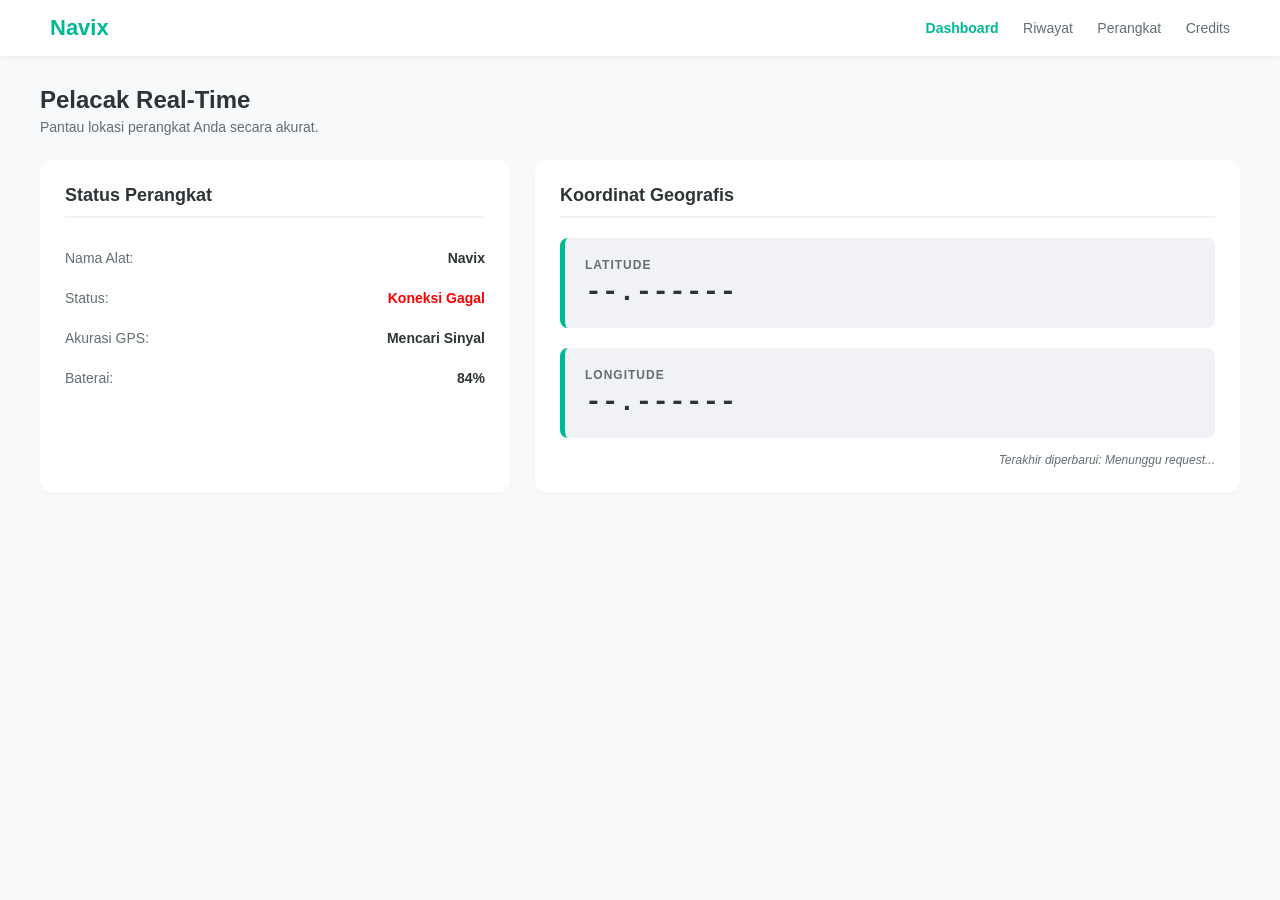
<file: index.html>
<!DOCTYPE html>
<html lang="id">
<head>
    <meta charset="UTF-8">
    <meta name="viewport" content="width=device-width, initial-scale=1.0">
    <title>Navix - Sistem Monitoring</title>
    
    <style>
        :root {
            --primary-color: #00b894;
            --bg-color: #f8f9fa;
            --card-bg: #ffffff;
            --text-dark: #2d3436;
            --text-muted: #636e72;
        }

        body {
            margin: 0;
            padding: 0;
            font-family: 'Segoe UI', Tahoma, Geneva, Verdana, sans-serif;
            background-color: var(--bg-color);
            color: var(--text-dark);
        }

        /* Navbar Atas */
        .navbar {
            display: flex;
            justify-content: space-between;
            align-items: center;
            background-color: var(--card-bg);
            padding: 15px 50px;
            box-shadow: 0 2px 4px rgba(0,0,0,0.05);
        }
        .navbar .logo {
            font-size: 22px;
            font-weight: bold;
            color: var(--primary-color);
        }
        .navbar nav a {
            margin-left: 20px;
            text-decoration: none;
            color: var(--text-muted);
            font-size: 14px;
        }
        .navbar nav a.active {
            color: var(--primary-color);
            font-weight: bold;
        }

        /* Kontainer Utama */
        .main-container {
            max-width: 1200px;
            margin: 30px auto;
            padding: 0 20px;
        }

        .header-title {
            margin-bottom: 25px;
        }
        .header-title h1 {
            margin: 0;
            font-size: 24px;
        }
        .header-title p {
            margin: 5px 0 0 0;
            color: var(--text-muted);
            font-size: 14px;
        }

        /* Grid Layout */
        .dashboard-grid {
            display: grid;
            grid-template-columns: 1fr 1.5fr;
            gap: 25px;
        }

        .card {
            background-color: var(--card-bg);
            border-radius: 12px;
            padding: 25px;
            box-shadow: 0 4px 6px rgba(0,0,0,0.02);
            box-sizing: border-box;
        }

        .card h2 {
            margin-top: 0;
            margin-bottom: 20px;
            font-size: 18px;
            border-bottom: 2px solid #f1f2f6;
            padding-bottom: 10px;
        }

        /* Detail Informasi Status */
        .info-table {
            width: 100%;
            border-collapse: collapse;
            margin-bottom: 25px;
        }
        .info-table td {
            padding: 12px 0;
            font-size: 14px;
        }
        .info-table td:first-child {
            color: var(--text-muted);
            width: 45%;
        }
        .info-table td:last-child {
            font-weight: 600;
            text-align: right;
        }

        .status-active { color: var(--primary-color); }
        .status-connecting { color: orange; }

        /* Tampilan Teks Koordinat */
        .geo-display {
            display: flex;
            flex-direction: column;
            gap: 20px;
            margin-top: 10px;
        }
        .geo-box {
            background: #f1f2f6;
            padding: 20px;
            border-radius: 8px;
            border-left: 5px solid var(--primary-color);
        }
        .geo-label {
            font-size: 12px;
            text-transform: uppercase;
            color: var(--text-muted);
            font-weight: bold;
            letter-spacing: 1px;
            margin-bottom: 5px;
        }
        .geo-value {
            font-size: 28px;
            font-family: 'Courier New', Courier, monospace;
            font-weight: bold;
            color: #2d3436;
        }
        .timestamp {
            font-size: 12px;
            color: var(--text-muted);
            margin-top: 15px;
            text-align: right;
            font-style: italic;
        }
    </style>
</head>
<body>

    <!-- Navbar -->
    <div class="navbar">
        <div class="logo">Navix</div>
        <nav>
            <a href="#" class="active">Dashboard</a>
            <a href="#">Riwayat</a>
            <a href="#">Perangkat</a>
            <a href="#">Credits</a>
        </nav>
    </div>

    <!-- Konten Utama -->
    <div class="main-container">
        <div class="header-title">
            <h1>Pelacak Real-Time</h1>
            <p>Pantau lokasi perangkat Anda secara akurat.</p>
        </div>

        <div class="dashboard-grid">
            <!-- Kartu Kiri: Status Perangkat -->
            <div class="card">
                <h2>Status Perangkat</h2>
                <table class="info-table">
                    <tr>
                        <td>Nama Alat:</td>
                        <td>Navix</td>
                    </tr>
                    <tr>
                        <td>Status:</td>
                        <td><span id="txt-status" class="status-connecting">Menghubungkan...</span></td>
                    </tr>
                    <tr>
                        <td>Akurasi GPS:</td>
                        <td id="txt-accuracy">Mencari Sinyal</td>
                    </tr>
                    <tr>
                        <td>Baterai:</td>
                        <td>84%</td>
                    </tr>
                </table>
            </div>

            <!-- Kartu Kanan: Tampilan Angka Koordinat -->
            <div class="card">
                <h2>Koordinat Geografis</h2>
                <div class="geo-display">
                    <div class="geo-box">
                        <div class="geo-label">Latitude</div>
                        <div id="val-lat" class="geo-value">--.------</div>
                    </div>
                    <div class="geo-box">
                        <div class="geo-label">Longitude</div>
                        <div id="val-lng" class="geo-value">--.------</div>
                    </div>
                </div>
                <div id="txt-time" class="timestamp">Terakhir diperbarui: Menunggu request...</div>
            </div>
        </div>
    </div>

    <script>
        // Menggunakan URL REST API dengan menyertakan Web API Key Anda sebagai auth bypass
        const urlFirebase = "https://firebasedatabase.app";

        function ambilDataGPS() {
            const statusEl = document.getElementById('txt-status');
            const accuracyEl = document.getElementById('txt-accuracy');
            const latEl = document.getElementById('val-lat');
            const lngEl = document.getElementById('val-lng');
            const timeEl = document.getElementById('txt-time');

            fetch(urlFirebase, { method: 'GET', mode: 'cors', cache: 'no-store' })
                .then(response => {
                    if (!response.ok) {
                        throw new Error('Respons jaringan bermasalah');
                    }
                    return response.json();
                })
                .then(data => {
                    if (data && data.lat !== undefined && data.lng !== undefined) {
                        // Tampilkan data angka koordinat asli
                        latEl.innerText = data.lat;
                        lngEl.innerText = data.lng;
                        
                        // Perbarui Status Dashboard
                        statusEl.innerText = "Aktif";
                        statusEl.className = "status-active";
                        accuracyEl.innerText = "± 5 Meter";

                        const sekarang = new Date();
                        timeEl.innerText = "Terakhir diperbarui: " + sekarang.toLocaleTimeString('id-ID') + " WIB";
                    } else {
                        statusEl.innerText = "Data Kosong";
                        statusEl.className = "status-connecting";
                    }
                })
                .catch(error => {
                    console.error("Fetch Error:", error);
                    statusEl.innerText = "Koneksi Gagal";
                    statusEl.style.color = "red";
                });
        }

        // Ambil data otomatis setiap 3 detik
        ambilDataGPS();
        setInterval(ambilDataGPS, 3000);
    </script>
</body>
</html>
</file>
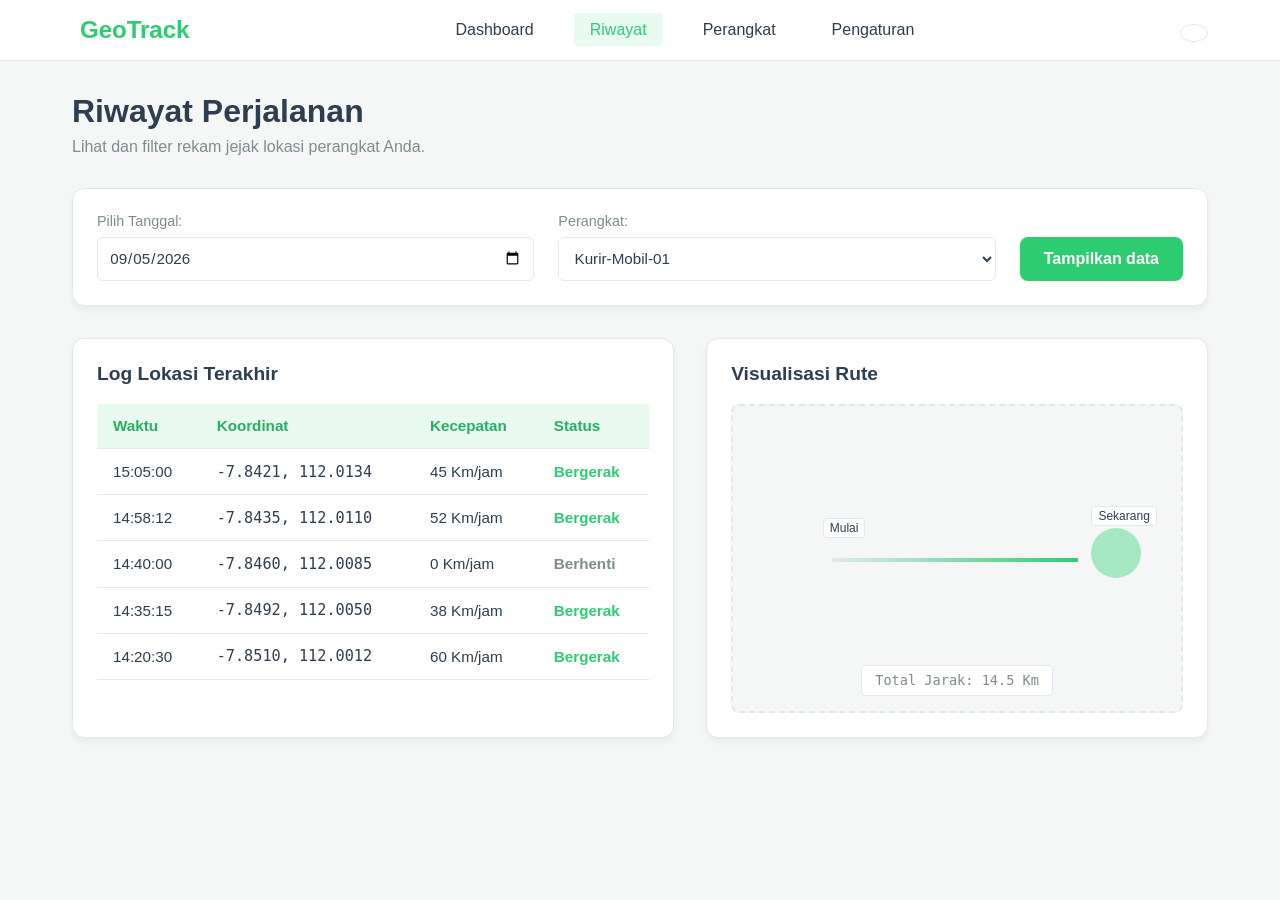
<file: riwayat/index.html>
<!DOCTYPE html>
<html lang="id">
<head>
    <meta charset="UTF-8">
    <meta name="viewport" content="width=device-width, initial-scale=1.0">
    <title>GPS Tracker - Riwayat Perjalanan</title>
    <link rel="stylesheet" href="style.css">
    <!-- Menggunakan Font Awesome untuk ikon perangkat & tombol -->
    <link rel="stylesheet" href="https://cloudflare.com">
</head>
<body>

    <!-- Navbar -->
    <nav class="navbar">
        <div class="nav-container">
            <a href="#" class="nav-logo"><i class="fa-solid fa-location-dot"></i> GeoTrack</a>
            <ul class="nav-menu">
                <li><a href="#">Dashboard</a></li>
                <li><a href="#" class="active">Riwayat</a></li>
                <li><a href="#">Perangkat</a></li>
                <li><a href="#">Pengaturan</a></li>
            </ul>
            <div class="nav-actions">
                <button id="theme-toggle" class="theme-btn">
                    <i class="fa-solid fa-moon"></i>
                </button>
            </div>
        </div>
    </nav>

    <!-- Konten Utama -->
    <main class="main-container">
        <header class="dashboard-header">
            <h1>Riwayat Perjalanan</h1>
            <p>Lihat dan filter rekam jejak lokasi perangkat Anda.</p>
        </header>

        <!-- Filter Riwayat -->
        <div class="card filter-panel">
            <div class="filter-group">
                <label for="date-select"><i class="fa-solid fa-calendar-days"></i> Pilih Tanggal:</label>
                <input type="date" id="date-select" value="2026-09-05">
            </div>
            <div class="filter-group">
                <label for="device-select"><i class="fa-solid fa-car"></i> Perangkat:</label>
                <select id="device-select">
                    <option value="mobil-01">Kurir-Mobil-01</option>
                    <option value="motor-02">Kurir-Motor-02</option>
                </select>
            </div>
            <button class="btn-primary btn-filter" id="btn-tampilkan">Tampilkan data</button>
        </div>

        <!-- Grid Riwayat -->
        <div class="dashboard-grid">
            <!-- Tabel Data Riwayat -->
            <div class="card table-panel">
                <h2>Log Lokasi Terakhir</h2>
                <div class="table-responsive">
                    <table class="history-table">
                        <thead>
                            <tr>
                                <th>Waktu</th>
                                <th>Koordinat</th>
                                <th>Kecepatan</th>
                                <th>Status</th>
                            </tr>
                        </thead>
                        <tbody id="history-log">
                            <!-- Data otomatis diisi oleh script.js -->
                        </tbody>
                    </table>
                </div>
            </div>

            <!-- Simulasi Visual Rute -->
            <div class="card map-panel">
                <h2>Visualisasi Rute</h2>
                <div class="map-placeholder">
                    <div class="route-line"></div>
                    <div class="ping-container pin-start">
                        <div class="pin-label">Mulai</div>
                        <i class="fa-solid fa-circle-dot map-marker-small"></i>
                    </div>
                    <div class="ping-container pin-end">
                        <div class="pin-label">Sekarang</div>
                        <div class="ping-pulse"></div>
                        <i class="fa-solid fa-car-side map-marker"></i>
                    </div>
                    <p class="coordinates">Total Jarak: 14.5 Km</p>
                </div>
            </div>
        </div>
    </main>

    <script src="script.js"></script>
</body>
</html>
</file>
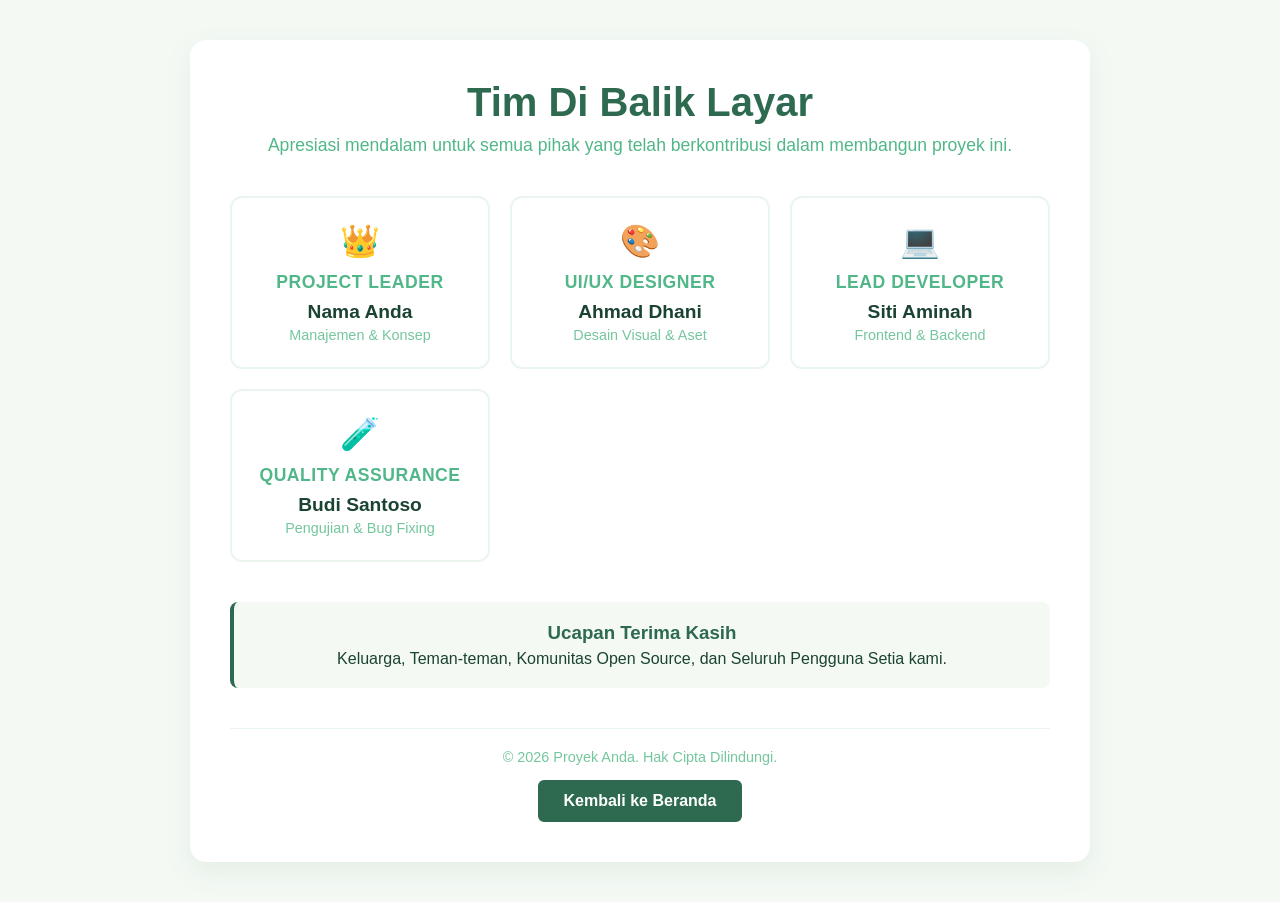
<file: credits/credits.html>
<!DOCTYPE html>
<html lang="id">
<head>
    <meta charset="UTF-8">
    <meta name="viewport" content="width=device-width, initial-scale=1.0">
    <title>Halaman Credits - Hijau Putih</title>
    <link rel="stylesheet" href="style.css">
</head>
<body>

    <div class="container">
        <!-- Bagian Header -->
        <header class="credits-header">
            <h1>Tim Di Balik Layar</h1>
            <p>Apresiasi mendalam untuk semua pihak yang telah berkontribusi dalam membangun proyek ini.</p>
        </header>

        <!-- Bagian Grid Tim/Kontributor -->
        <main class="credits-grid">
            
            <div class="credit-card">
                <div class="card-icon">👑</div>
                <h2>Project Leader</h2>
                <p class="name">Nama Anda</p>
                <p class="role">Manajemen & Konsep</p>
            </div>

            <div class="credit-card">
                <div class="card-icon">🎨</div>
                <h2>UI/UX Designer</h2>
                <p class="name">Ahmad Dhani</p>
                <p class="role">Desain Visual & Aset</p>
            </div>

            <div class="credit-card">
                <div class="card-icon">💻</div>
                <h2>Lead Developer</h2>
                <p class="name">Siti Aminah</p>
                <p class="role">Frontend & Backend</p>
            </div>

            <div class="credit-card">
                <div class="card-icon">🧪</div>
                <h2>Quality Assurance</h2>
                <p class="name">Budi Santoso</p>
                <p class="role">Pengujian & Bug Fixing</p>
            </div>

        </main>

        <!-- Bagian Spesial Terima Kasih -->
        <section class="special-thanks">
            <h3>Ucapan Terima Kasih</h3>
            <p>Keluarga, Teman-teman, Komunitas Open Source, dan Seluruh Pengguna Setia kami.</p>
        </section>

        <!-- Bagian Footer -->
        <footer class="credits-footer">
            <p>© 2026 Proyek Anda. Hak Cipta Dilindungi.</p>
            <button id="btnBack" class="btn">Kembali ke Beranda</button>
        </footer>
    </div>

    <script src="script.js"></script>
</body>
</html>
</file>
<file: riwayat/style.css>
/* Variabel Warna Utama (Light Mode) */
:root {
    --bg-color: #f4f7f5;
    --card-bg: #ffffff;
    --text-color: #2c3e50;
    --text-muted: #7f8c8d;
    --primary-color: #2ecc71; /* Hijau Utama */
    --primary-dark: #27ae60;
    --border-color: #e2e8f0;
    --nav-bg: #ffffff;
    --nav-text: #2c3e50;
}

/* Variabel Warna (Dark Mode) */
[data-theme="dark"] {
    --bg-color: #121814; 
    --card-bg: #1e2721;
    --text-color: #f5f6fa;
    --text-muted: #a4b0be;
    --primary-color: #2ecc71; 
    --primary-dark: #27ae60;
    --border-color: #2d3830;
    --nav-bg: #1a211c;
    --nav-text: #f5f6fa;
}

* {
    margin: 0;
    padding: 0;
    box-sizing: border-box;
    font-family: 'Segoe UI', Tahoma, Geneva, Verdana, sans-serif;
    transition: background-color 0.3s, color 0.3s, border-color 0.3s;
}

body {
    background-color: var(--bg-color);
    color: var(--text-color);
}

/* Navbar Style */
.navbar {
    background-color: var(--nav-bg);
    border-bottom: 1px solid var(--border-color);
    position: sticky;
    top: 0;
    z-index: 100;
}

.nav-container {
    display: flex;
    justify-content: space-between;
    align-items: center;
    max-width: 1200px;
    margin: 0 auto;
    padding: 1rem 2rem;
}

.nav-logo {
    font-size: 1.5rem;
    font-weight: bold;
    color: var(--primary-color);
    text-decoration: none;
    display: flex;
    align-items: center;
    gap: 0.5rem;
}

.nav-menu {
    display: flex;
    list-style: none;
    gap: 1.5rem;
}

.nav-menu a {
    text-decoration: none;
    color: var(--nav-text);
    font-weight: 500;
    padding: 0.5rem 1rem;
    border-radius: 4px;
}

.nav-menu a:hover, .nav-menu a.active {
    color: var(--primary-color);
    background-color: rgba(46, 204, 113, 0.1);
}

.theme-btn {
    background: none;
    border: 1px solid var(--border-color);
    color: var(--text-color);
    padding: 0.5rem 0.8rem;
    border-radius: 50%;
    cursor: pointer;
    font-size: 1rem;
}

.theme-btn:hover {
    background-color: var(--border-color);
}

/* Layout Konten */
.main-container {
    max-width: 1200px;
    margin: 2rem auto;
    padding: 0 2rem;
}

.dashboard-header {
    margin-bottom: 2rem;
}

.dashboard-header h1 {
    font-size: 2rem;
    margin-bottom: 0.5rem;
}

.dashboard-header p {
    color: var(--text-muted);
}

/* Panel Filter */
.filter-panel {
    display: flex;
    gap: 1.5rem;
    align-items: flex-end;
    margin-bottom: 2rem;
    flex-wrap: wrap;
}

.filter-group {
    display: flex;
    flex-direction: column;
    gap: 0.5rem;
    flex: 1;
    min-width: 200px;
}

.filter-group label {
    font-size: 0.9rem;
    font-weight: 500;
    color: var(--text-muted);
}

.filter-group input, .filter-group select {
    padding: 0.7rem;
    border-radius: 6px;
    border: 1px solid var(--border-color);
    background-color: var(--card-bg);
    color: var(--text-color);
    font-size: 0.95rem;
    outline: none;
}

.filter-group input:focus, .filter-group select:focus {
    border-color: var(--primary-color);
}

.btn-primary {
    width: 100%;
    background-color: var(--primary-color);
    color: white;
    border: none;
    padding: 0.8rem;
    border-radius: 8px;
    font-weight: bold;
    cursor: pointer;
    font-size: 1rem;
}

.btn-primary:hover {
    background-color: var(--primary-dark);
}

.btn-filter {
    width: auto;
    padding: 0.7rem 1.5rem;
    height: 44px;
}

/* Grid & Cards */
.dashboard-grid {
    display: grid;
    grid-template-columns: 1.2fr 1fr;
    gap: 2rem;
}

@media (max-width: 768px) {
    .dashboard-grid {
        grid-template-columns: 1fr;
    }
    .nav-menu {
        display: none; 
    }
    .filter-panel {
        flex-direction: column;
        align-items: stretch;
    }
    .btn-filter {
        width: 100%;
    }
}

.card {
    background-color: var(--card-bg);
    border: 1px solid var(--border-color);
    border-radius: 12px;
    padding: 1.5rem;
    box-shadow: 0 4px 6px rgba(0, 0, 0, 0.05);
}

.table-panel h2, .map-panel h2 {
    margin-bottom: 1.2rem;
    font-size: 1.2rem;
}

/* Tabel Riwayat */
.table-responsive {
    overflow-x: auto;
}

.history-table {
    width: 100%;
    border-collapse: collapse;
    text-align: left;
    font-size: 0.95rem;
}

.history-table th, .history-table td {
    padding: 0.85rem 1rem;
    border-bottom: 1px solid var(--border-color);
}

.history-table th {
    background-color: rgba(46, 204, 113, 0.1);
    color: var(--primary-dark);
    font-weight: 600;
}

.history-table tbody tr:hover {
    background-color: rgba(46, 204, 113, 0.05);
}

/* Simulasi Map Rute */
.map-panel {
    min-height: 400px;
    display: flex;
    flex-direction: column;
}

.map-placeholder {
    flex: 1;
    background-color: var(--bg-color);
    border: 2px dashed var(--border-color);
    border-radius: 8px;
    display: flex;
    flex-direction: column;
    justify-content: center;
    align-items: center;
    position: relative;
    overflow: hidden;
}

.route-line {
    position: absolute;
    width: 55%;
    height: 4px;
    background: linear-gradient(90deg, var(--border-color) 0%, var(--primary-color) 100%);
    top: 50%;
    left: 22%;
    z-index: 1;
}

.pin-start {
    position: absolute;
    left: 20%;
    top: 44%;
    z-index: 2;
}

.pin-end {
    position: absolute;
    right: 20%;
    top: 40%;
    z-index: 2;
}

.map-marker-small {
    font-size: 1.2rem;
    color: var(--text-muted);
}

.map-marker {
    font-size: 2.3rem;
    color: var(--primary-color);
    z-index: 2;
}

.pin-label {
    position: absolute;
    top: -22px;
    font-size: 0.75rem;
    white-space: nowrap;
    background-color: var(--card-bg);
    padding: 2px 6px;
    border-radius: 4px;
    border: 1px solid var(--border-color);
    font-weight: 500;
}

.ping-pulse {
    width: 50px;
    height: 50px;
    background-color: rgba(46, 204, 113, 0.4);
    border-radius: 50%;
    position: absolute;
    animation: pulse 2s infinite ease-out;
    z-index: 1;
}

@keyframes pulse {
    0% { transform: scale(0.5); opacity: 1; }
    100% { transform: scale(2.3); opacity: 0; }
}

.coordinates {
    position: absolute;
    bottom: 15px;
    font-family: monospace;
    color: var(--text-muted);
    background-color: var(--card-bg);
    padding: 0.4rem 0.8rem;
    border-radius: 4px;
    border: 1px solid var(--border-color);
    font-size: 0.85rem;
}
</file>
<file: credits/style.css>
/* Pengaturan Dasar */
* {
    margin: 0;
    padding: 0;
    box-sizing: border-box;
}

body {
    background-color: #f4f9f4; /* Putih keabu-abuan dengan sentuhan hijau tipis */
    color: #1b4332; /* Hijau tua gelap untuk teks utama */
    font-family: 'Segoe UI', Tahoma, Geneva, Verdana, sans-serif;
    min-height: 100vh;
    display: flex;
    justify-content: center;
    align-items: center;
    padding: 40px 20px;
}

/* Wadah Utama */
.container {
    width: 100%;
    max-width: 900px;
    background-color: #ffffff; /* Putih bersih */
    padding: 40px;
    border-radius: 16px;
    box-shadow: 0 10px 30px rgba(45, 106, 79, 0.08); /* Bayangan hijau lembut */
}

/* Header */
.credits-header {
    text-align: center;
    margin-bottom: 40px;
}

.credits-header h1 {
    font-size: 2.5rem;
    color: #2d6a4f; /* Hijau medium */
    margin-bottom: 10px;
}

.credits-header p {
    color: #52b788; /* Hijau muda */
    font-size: 1.1rem;
}

/* Grid Layout untuk Kartu */
.credits-grid {
    display: grid;
    grid-template-columns: repeat(auto-fit, minmax(200px, 1fr));
    gap: 20px;
    margin-bottom: 40px;
}

/* Gaya Kartu Credits */
.credit-card {
    background-color: #ffffff;
    border: 2px solid #e9f5ed; /* Garis tepi hijau sangat tipis */
    padding: 24px;
    border-radius: 12px;
    text-align: center;
    transition: all 0.3s ease;
}

/* Efek saat kursor menyorot kartu */
.credit-card:hover {
    border-color: #52b788;
    transform: translateY(-5px);
    box-shadow: 0 6px 15px rgba(82, 183, 136, 0.15);
}

.card-icon {
    font-size: 2rem;
    margin-bottom: 12px;
}

.credit-card h2 {
    font-size: 1.1rem;
    color: #52b788;
    text-transform: uppercase;
    letter-spacing: 0.5px;
    margin-bottom: 8px;
}

.credit-card .name {
    font-size: 1.2rem;
    font-weight: bold;
    color: #1b4332;
    margin-bottom: 4px;
}

.credit-card .role {
    font-size: 0.9rem;
    color: #74c69d;
}

/* Ucapan Terima Kasih */
.special-thanks {
    text-align: center;
    background-color: #f4f9f4;
    padding: 20px;
    border-radius: 8px;
    margin-bottom: 40px;
    border-left: 4px solid #2d6a4f;
}

.special-thanks h3 {
    color: #2d6a4f;
    margin-bottom: 6px;
}

/* Footer & Tombol */
.credits-footer {
    text-align: center;
    border-top: 1px solid #e9f5ed;
    padding-top: 20px;
}

.credits-footer p {
    font-size: 0.9rem;
    color: #74c69d;
    margin-bottom: 15px;
}

.btn {
    background-color: #2d6a4f;
    color: #ffffff;
    border: 2px solid #2d6a4f;
    padding: 10px 24px;
    font-size: 1rem;
    font-weight: 600;
    border-radius: 6px;
    cursor: pointer;
    transition: all 0.3s ease;
}

.btn:hover {
    background-color: #ffffff;
    color: #2d6a4f;
}
</file>
